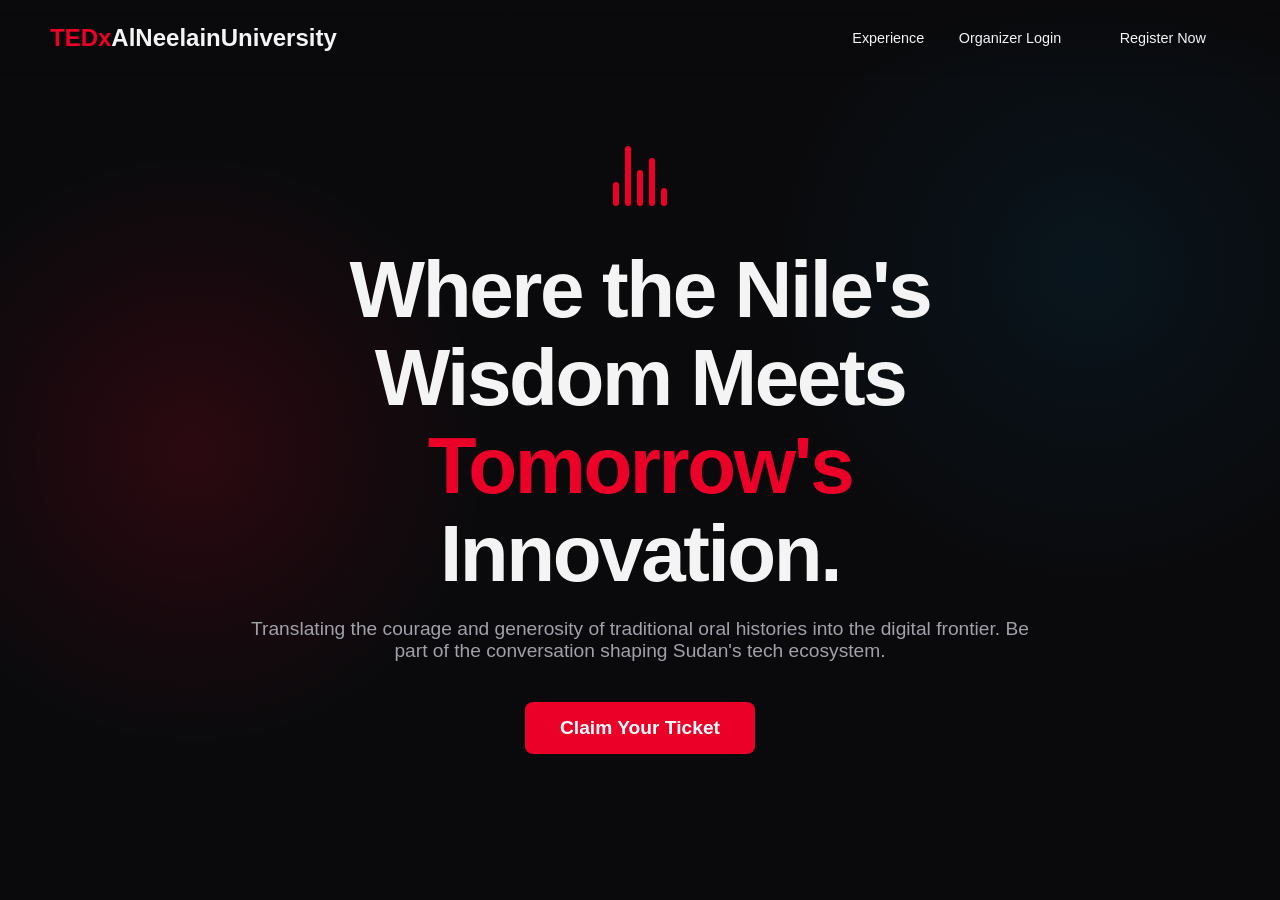
<file: index.html>
<!DOCTYPE html>
<html lang="en">
<head>
    <meta charset="UTF-8">
    <meta name="viewport" content="width=device-width, initial-scale=1.0">
    <title>TEDxAlNeelainUniversity | The Future of Heritage</title>
    <style>
        /* Core Variables & Reset */
        :root {
            --ted-red: #eb0028;
            --dark-base: #0a0a0c;
            --glass-bg: rgba(255, 255, 255, 0.03);
            --glass-border: rgba(255, 255, 255, 0.08);
            --text-main: #f4f4f5;
            --text-muted: #a1a1aa;
            --nile-blue: #0077b6;
            --desert-gold: #e9c46a;
            --success: #10b981;
        }

        * { margin: 0; padding: 0; box-sizing: border-box; font-family: 'Inter', 'Segoe UI', sans-serif; }
        
        body {
            background-color: var(--dark-base);
            color: var(--text-main);
            overflow-x: hidden;
            background-image: 
                radial-gradient(circle at 15% 50%, rgba(235, 0, 40, 0.15), transparent 25%),
                radial-gradient(circle at 85% 30%, rgba(0, 119, 182, 0.1), transparent 25%);
            background-attachment: fixed;
        }

        /* Typography & Utilities */
        h1, h2, h3 { letter-spacing: -0.03em; }
        .text-red { color: var(--ted-red); }
        .glass-panel {
            background: var(--glass-bg);
            backdrop-filter: blur(16px);
            -webkit-backdrop-filter: blur(16px);
            border: 1px solid var(--glass-border);
            border-radius: 16px;
        }
        
        /* Navigation */
        nav {
            position: fixed;
            top: 0; width: 100%;
            padding: 20px 50px;
            display: flex; justify-content: space-between; align-items: center;
            z-index: 1000;
            background: linear-gradient(to bottom, rgba(10,10,12,0.9), transparent);
        }
        .logo { font-size: 1.5rem; font-weight: 900; }
        .nav-links button {
            background: none; border: none; color: var(--text-main);
            margin-left: 30px; font-size: 0.9rem; cursor: pointer;
            transition: color 0.3s; font-weight: 500;
        }
        .nav-links button:hover { color: var(--ted-red); }
        .btn-primary {
            background: var(--ted-red); color: white;
            padding: 10px 24px; border-radius: 8px; font-weight: 600;
            border: none; cursor: pointer; transition: transform 0.2s, box-shadow 0.2s;
        }
        .btn-primary:hover {
            transform: translateY(-2px);
            box-shadow: 0 8px 20px rgba(235, 0, 40, 0.4);
        }

        /* --- PUBLIC VIEW --- */
        #public-view { transition: opacity 0.5s ease; }
        .hero {
            height: 100vh; display: flex; align-items: center; justify-content: center;
            position: relative; text-align: center;
        }
        .hero-content { z-index: 2; max-width: 800px; }
        .hero h1 { font-size: 5rem; line-height: 1.1; margin-bottom: 20px; font-weight: 900; }
        .hero p { font-size: 1.2rem; color: var(--text-muted); margin-bottom: 40px; }
        
        /* Animated Soundwave (Haqiba Rhythm) */
        .soundwave {
            display: flex; gap: 6px; justify-content: center; align-items: flex-end;
            height: 60px; margin-bottom: 40px;
        }
        .bar {
            width: 6px; background: var(--ted-red); border-radius: 3px;
            animation: pulse 1.5s infinite ease-in-out alternate;
        }
        .bar:nth-child(2) { animation-delay: 0.2s; height: 100%; }
        .bar:nth-child(3) { animation-delay: 0.4s; height: 60%; }
        .bar:nth-child(4) { animation-delay: 0.1s; height: 80%; }
        .bar:nth-child(5) { animation-delay: 0.5s; height: 40%; }
        @keyframes pulse { 0% { height: 20%; opacity: 0.5; } 100% { height: 100%; opacity: 1; } }

        /* --- ORGANIZER DASHBOARD VIEW --- */
        #admin-view {
            display: none; opacity: 0; padding: 100px 40px 40px;
            min-height: 100vh; transition: opacity 0.5s ease;
        }
        .dashboard-header {
            display: flex; justify-content: space-between; align-items: flex-end;
            margin-bottom: 40px;
        }
        .dashboard-header h2 { font-size: 2.5rem; }
        .dashboard-header p { color: var(--text-muted); }

        /* Bento Grid Layout */
        .bento-grid {
            display: grid;
            grid-template-columns: repeat(4, 1fr);
            grid-auto-rows: minmax(180px, auto);
            gap: 20px;
        }

        .bento-item { padding: 24px; display: flex; flex-direction: column; }
        
        /* Grid spans */
        .span-2 { grid-column: span 2; }
        .span-2-row { grid-row: span 2; }
        .span-3 { grid-column: span 3; }
        .span-4 { grid-column: span 4; }

        /* Dashboard Internal Typography */
        .widget-title { font-size: 0.9rem; text-transform: uppercase; letter-spacing: 1px; color: var(--text-muted); margin-bottom: 15px; font-weight: 600; }
        
        /* Specific Widgets */
        .metric-value { font-size: 3rem; font-weight: 800; margin-bottom: 5px; }
        .metric-trend { font-size: 0.9rem; color: var(--success); }

        /* Budget Progress Bars */
        .budget-row { margin-bottom: 15px; }
        .budget-labels { display: flex; justify-content: space-between; font-size: 0.85rem; margin-bottom: 6px; }
        .progress-bg { width: 100%; height: 8px; background: rgba(255,255,255,0.1); border-radius: 4px; overflow: hidden; }
        .progress-fill { height: 100%; border-radius: 4px; }
        .fill-sponsors { width: 75%; background: var(--success); }
        .fill-logistics { width: 45%; background: var(--ted-red); }
        .fill-production { width: 60%; background: var(--desert-gold); }

        /* Speaker Pipeline Kanban (Mini) */
        .speaker-list { list-style: none; display: flex; flex-direction: column; gap: 10px; }
        .speaker-item { 
            display: flex; justify-content: space-between; align-items: center;
            background: rgba(255,255,255,0.05); padding: 12px 16px; border-radius: 8px;
        }
        .status-badge { 
            font-size: 0.7rem; padding: 4px 8px; border-radius: 12px; font-weight: 700;
        }
        .status-confirmed { background: rgba(16, 185, 129, 0.2); color: var(--success); }
        .status-recon { background: rgba(235, 0, 40, 0.2); color: var(--ted-red); }

        /* Operations & Access Logs (Cyber Theme) */
        .terminal-log {
            font-family: 'Courier New', Courier, monospace; font-size: 0.8rem;
            color: var(--success); background: rgba(0,0,0,0.5); padding: 15px;
            border-radius: 8px; flex-grow: 1; overflow-y: hidden;
        }
        .terminal-log p { margin-bottom: 5px; }
        .log-warn { color: var(--desert-gold); }

    </style>
</head>
<body>

    <!-- Global Navigation -->
    <nav>
        <div class="logo"><span class="text-red">TEDx</span>AlNeelainUniversity</div>
        <div class="nav-links">
            <button onclick="showPublic()">Experience</button>
            <button onclick="showDashboard()">Organizer Login</button>
            <button class="btn-primary">Register Now</button>
        </div>
    </nav>

    <!-- PUBLIC VIEW: The Cinematic Experience -->
    <div id="public-view">
        <section class="hero">
            <div class="hero-content">
                <div class="soundwave">
                    <div class="bar" style="height: 40%"></div>
                    <div class="bar"></div>
                    <div class="bar"></div>
                    <div class="bar"></div>
                    <div class="bar" style="height: 30%"></div>
                </div>
                <h1>Where the Nile's Wisdom Meets <span class="text-red">Tomorrow's</span> Innovation.</h1>
                <p>Translating the courage and generosity of traditional oral histories into the digital frontier. Be part of the conversation shaping Sudan's tech ecosystem.</p>
                <button class="btn-primary" style="font-size: 1.2rem; padding: 15px 35px;">Claim Your Ticket</button>
            </div>
        </section>
    </div>

    <!-- ADMIN VIEW: Organizer Dashboard (Event Manager Pro) -->
    <div id="admin-view">
        <div class="dashboard-header">
            <div>
                <h2>Command Center</h2>
                <p>Welcome back, Khalid (Hyde). System is fully operational.</p>
            </div>
            <button class="btn-primary" onclick="alert('Exporting full analytics report...')">Export Event Data (.CSV)</button>
        </div>

        <div class="bento-grid">
            
            <!-- Metric: Tickets -->
            <div class="glass-panel bento-item">
                <div class="widget-title">Registration Volume</div>
                <div class="metric-value">482</div>
                <div class="metric-trend">↑ 12% vs last week (Target: 600)</div>
            </div>

            <!-- Metric: Days Left -->
            <div class="glass-panel bento-item">
                <div class="widget-title">Countdown</div>
                <div class="metric-value text-red">34</div>
                <div class="metric-trend">Days until Curtains Open</div>
            </div>

            <!-- Operations / Logistics Tracker -->
            <div class="glass-panel bento-item span-2 span-2-row">
                <div class="widget-title">Budget & Financial Operations</div>
                
                <div class="budget-row">
                    <div class="budget-labels"><span>Sponsorships Secured</span> <span>$4,500 / $6,000</span></div>
                    <div class="progress-bg"><div class="progress-fill fill-sponsors"></div></div>
                </div>
                
                <div class="budget-row" style="margin-top: 20px;">
                    <div class="budget-labels"><span>Stage & Production Costs</span> <span>$1,200 / $2,000</span></div>
                    <div class="progress-bg"><div class="progress-fill fill-production"></div></div>
                </div>

                <div class="budget-row" style="margin-top: 20px;">
                    <div class="budget-labels"><span>Venue Logistics & Marketing</span> <span>$900 / $2,000</span></div>
                    <div class="progress-bg"><div class="progress-fill fill-logistics"></div></div>
                </div>

                <div style="margin-top: auto; padding-top: 20px; border-top: 1px solid var(--glass-border);">
                    <div class="widget-title">Latest Invoice</div>
                    <p style="font-size: 0.9rem; color: #ccc;">Company Registration Fees (Khartoum Dept.) - Paid</p>
                </div>
            </div>

            <!-- Curation Pipeline -->
            <div class="glass-panel bento-item span-2 span-2-row">
                <div class="widget-title">Speaker Curation Pipeline</div>
                <ul class="speaker-list">
                    <li class="speaker-item">
                        <div>
                            <strong>Dr. Amira T.</strong>
                            <div style="font-size: 0.8rem; color: var(--text-muted);">Topic: The Digital Haqiba</div>
                        </div>
                        <span class="status-badge status-confirmed">Confirmed - Rehearsing</span>
                    </li>
                    <li class="speaker-item">
                        <div>
                            <strong>Ahmed M.</strong>
                            <div style="font-size: 0.8rem; color: var(--text-muted);">Topic: AI in Agriculture</div>
                        </div>
                        <span class="status-badge status-confirmed">Confirmed - Slide Review</span>
                    </li>
                    <li class="speaker-item">
                        <div>
                            <strong>Doaa O.</strong>
                            <div style="font-size: 0.8rem; color: var(--text-muted);">Topic: Empowering Youth Tech</div>
                        </div>
                        <span class="status-badge status-recon">Initial Recon / Outreach</span>
                    </li>
                </ul>
                <button class="btn-primary" style="margin-top: 20px; width: 100%; background: transparent; border: 1px solid var(--ted-red); color: var(--ted-red);">+ Add Speaker Nominee</button>
            </div>

            <!-- System/Security Logs -->
            <div class="glass-panel bento-item span-2">
                <div class="widget-title">SOC / Access Control Logs</div>
                <div class="terminal-log">
                    <p>> [08:14] SYS: Access granted to PR Team (Taha)</p>
                    <p class="log-warn">> [09:02] WARN: Multiple failed login attempts on Ticket Portal</p>
                    <p>> [09:05] SYS: Automated triage blocked suspicious IP</p>
                    <p>> [10:12] NET: Multi-function Print Station Driver updated successfully</p>
                    <p class="blinking-cursor">> _</p>
                </div>
            </div>

        </div>
    </div>

    <script>
        // Simple SPA State Management
        const publicView = document.getElementById('public-view');
        const adminView = document.getElementById('admin-view');

        function showDashboard() {
            publicView.style.opacity = 0;
            setTimeout(() => {
                publicView.style.display = 'none';
                adminView.style.display = 'block';
                setTimeout(() => { adminView.style.opacity = 1; }, 50);
            }, 500);
        }

        function showPublic() {
            adminView.style.opacity = 0;
            setTimeout(() => {
                adminView.style.display = 'none';
                publicView.style.display = 'block';
                setTimeout(() => { publicView.style.opacity = 1; }, 50);
            }, 500);
        }

        // Terminal blink effect
        setInterval(() => {
            const cursor = document.querySelector('.blinking-cursor');
            if(cursor) cursor.style.visibility = cursor.style.visibility === 'hidden' ? 'visible' : 'hidden';
        }, 530);
    </script>
</body>
</html>
</file>
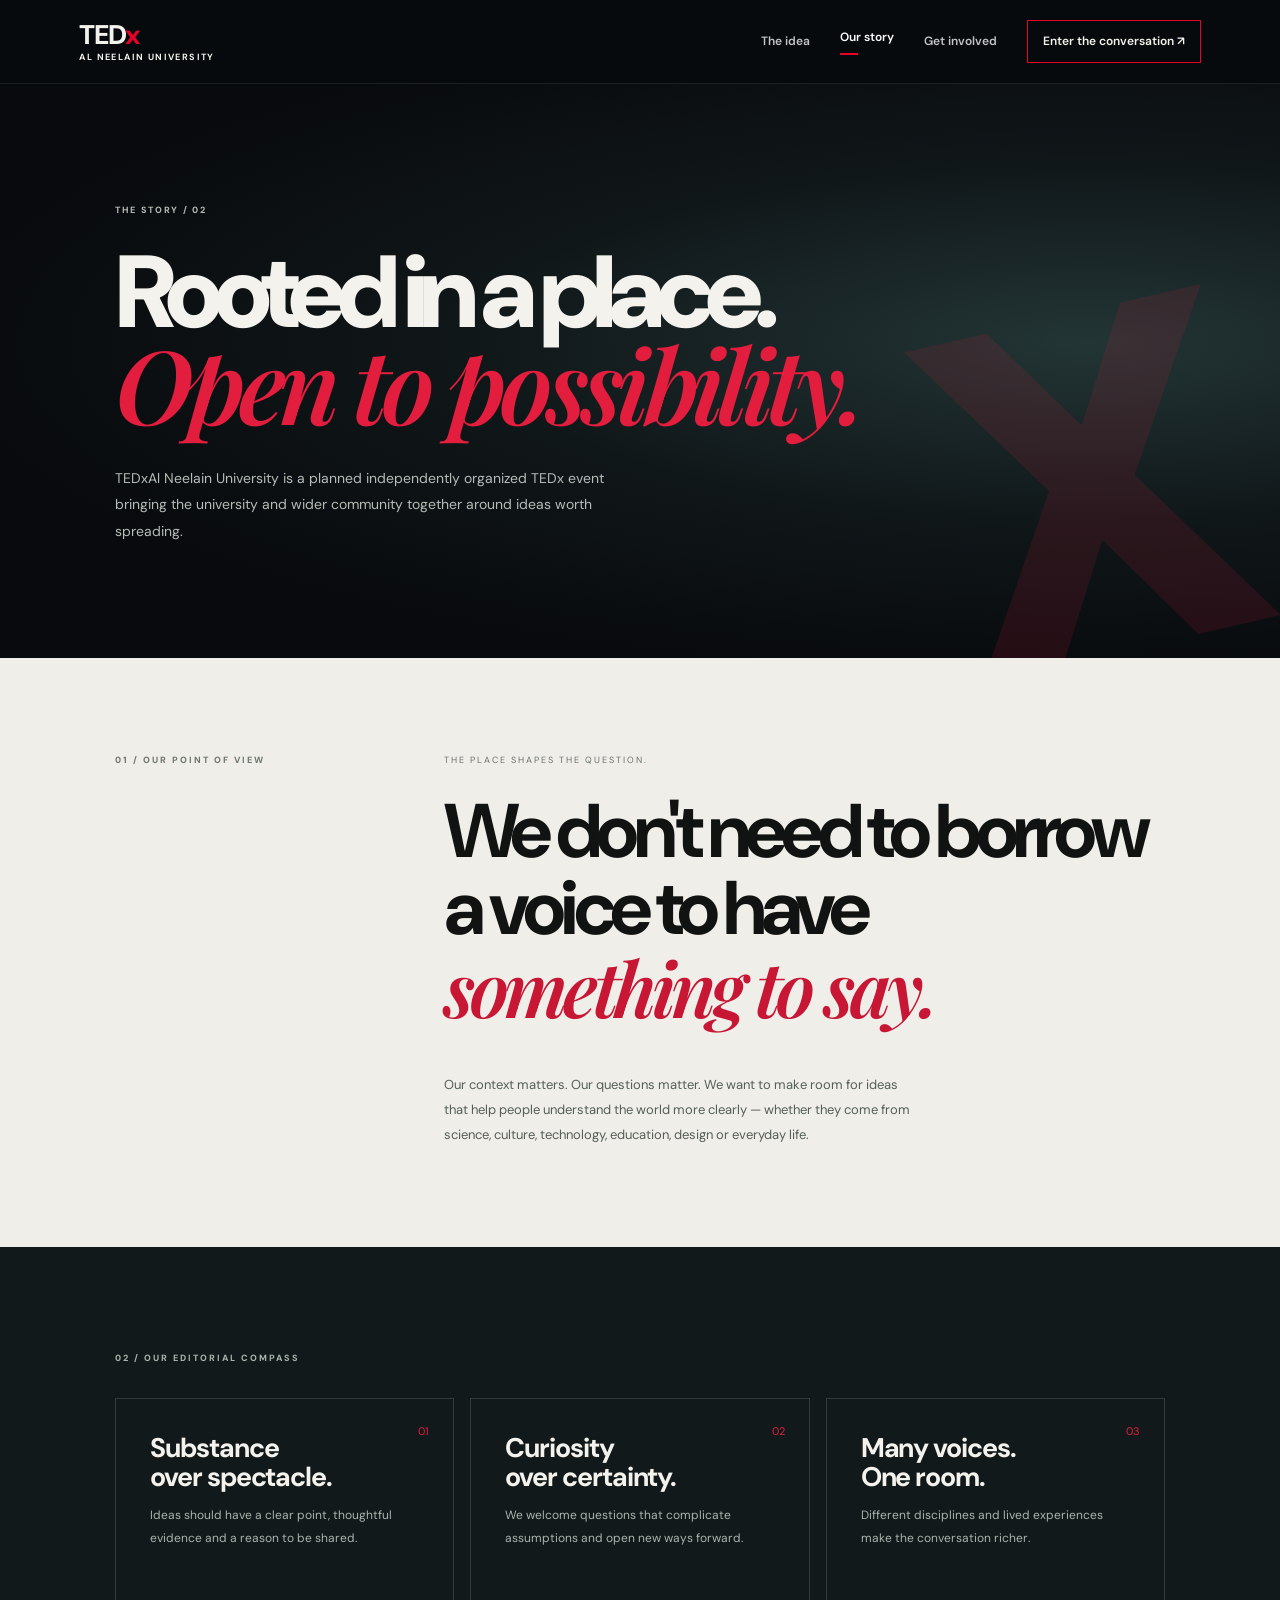
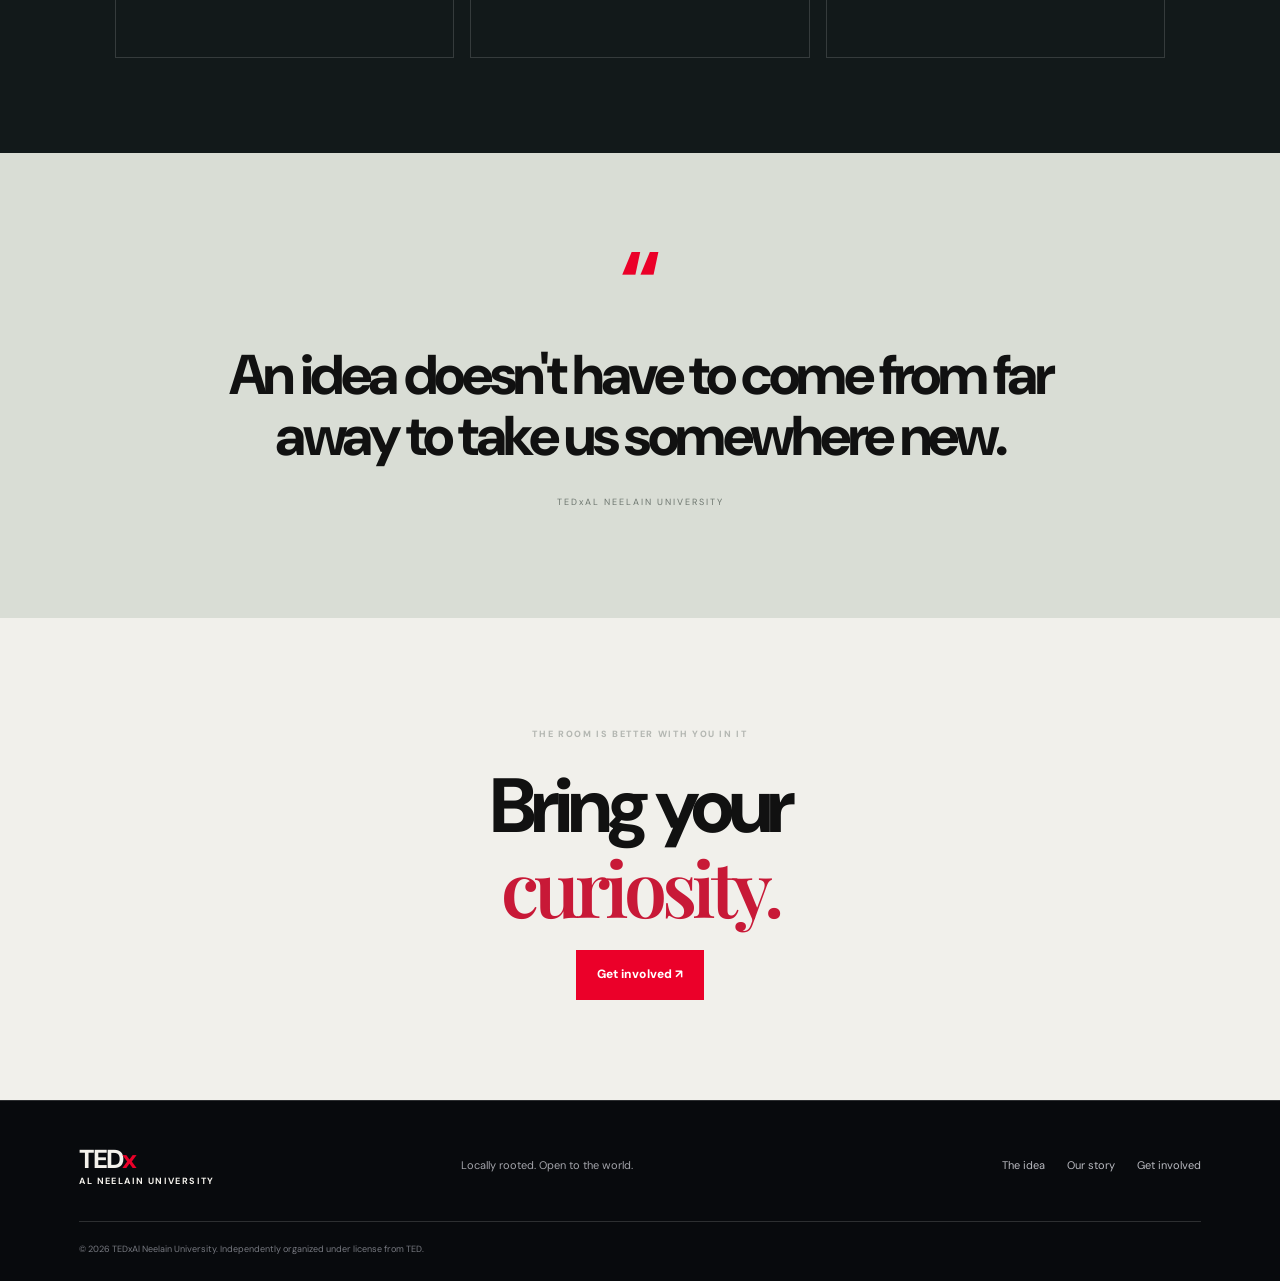
<file: about.html>
<!doctype html><html lang="en"><head><meta charset="utf-8"><meta name="viewport" content="width=device-width,initial-scale=1"><title>Our story — TEDxAl Neelain University</title><link rel="stylesheet" href="styles.css"><link rel="preconnect" href="https://fonts.googleapis.com"><link href="https://fonts.googleapis.com/css2?family=DM+Sans:wght@400;500;600;700;800;900&family=Playfair+Display:ital,wght@1,600;1,700&display=swap" rel="stylesheet"></head><body class="confluence"><header class="topbar"><a class="brand" href="index.html"><span>TED<span class="x">x</span></span><small>AL NEELAIN UNIVERSITY</small></a><button class="menu-toggle" aria-label="Toggle navigation">☰</button><nav class="nav"><a href="index.html">The idea</a><a class="active" href="about.html">Our story</a><a href="register.html">Get involved</a><a class="nav-cta" href="register.html">Enter the conversation ↗</a></nav></header><main><section class="inner-hero"><p class="eyebrow red-text">THE STORY / 02</p><h1>Rooted in a place.<br><em>Open to possibility.</em></h1><p>TEDxAl Neelain University is a planned independently organized TEDx event bringing the university and wider community together around ideas worth spreading.</p><div class="inner-orbit">X</div></section><section class="manifesto about-manifesto"><div class="manifesto-index">01 / OUR POINT OF VIEW</div><div class="manifesto-body"><p class="manifesto-small">THE PLACE SHAPES THE QUESTION.</p><h2>We don't need to borrow a voice to have <em>something to say.</em></h2><div class="manifesto-lower"><p>Our context matters. Our questions matter. We want to make room for ideas that help people understand the world more clearly — whether they come from science, culture, technology, education, design or everyday life.</p></div></div></section><section class="principle-section"><p class="section-kicker">02 / OUR EDITORIAL COMPASS</p><div class="principle-grid"><article><span>01</span><h3>Substance<br>over spectacle.</h3><p>Ideas should have a clear point, thoughtful evidence and a reason to be shared.</p></article><article><span>02</span><h3>Curiosity<br>over certainty.</h3><p>We welcome questions that complicate assumptions and open new ways forward.</p></article><article><span>03</span><h3>Many voices.<br>One room.</h3><p>Different disciplines and lived experiences make the conversation richer.</p></article></div></section><section class="about-note"><div class="quote-mark">“</div><blockquote>An idea doesn't have to come from far away to take us somewhere new.</blockquote><p>TEDxAL NEELAIN UNIVERSITY</p></section><section class="closing confluence-close"><p class="eyebrow red-text">THE ROOM IS BETTER WITH YOU IN IT</p><h2>Bring your<br><em>curiosity.</em></h2><a class="btn btn-red" href="register.html">Get involved ↗</a></section></main><footer class="footer"><a class="brand" href="index.html"><span>TED<span class="x">x</span></span><small>AL NEELAIN UNIVERSITY</small></a><p>Locally rooted. Open to the world.</p><div class="footer-links"><a href="index.html">The idea</a><a href="about.html">Our story</a><a href="register.html">Get involved</a></div><small class="copyright">© 2026 TEDxAl Neelain University. Independently organized under license from TED.</small></footer><script src="script.js"></script></body></html>
</file>
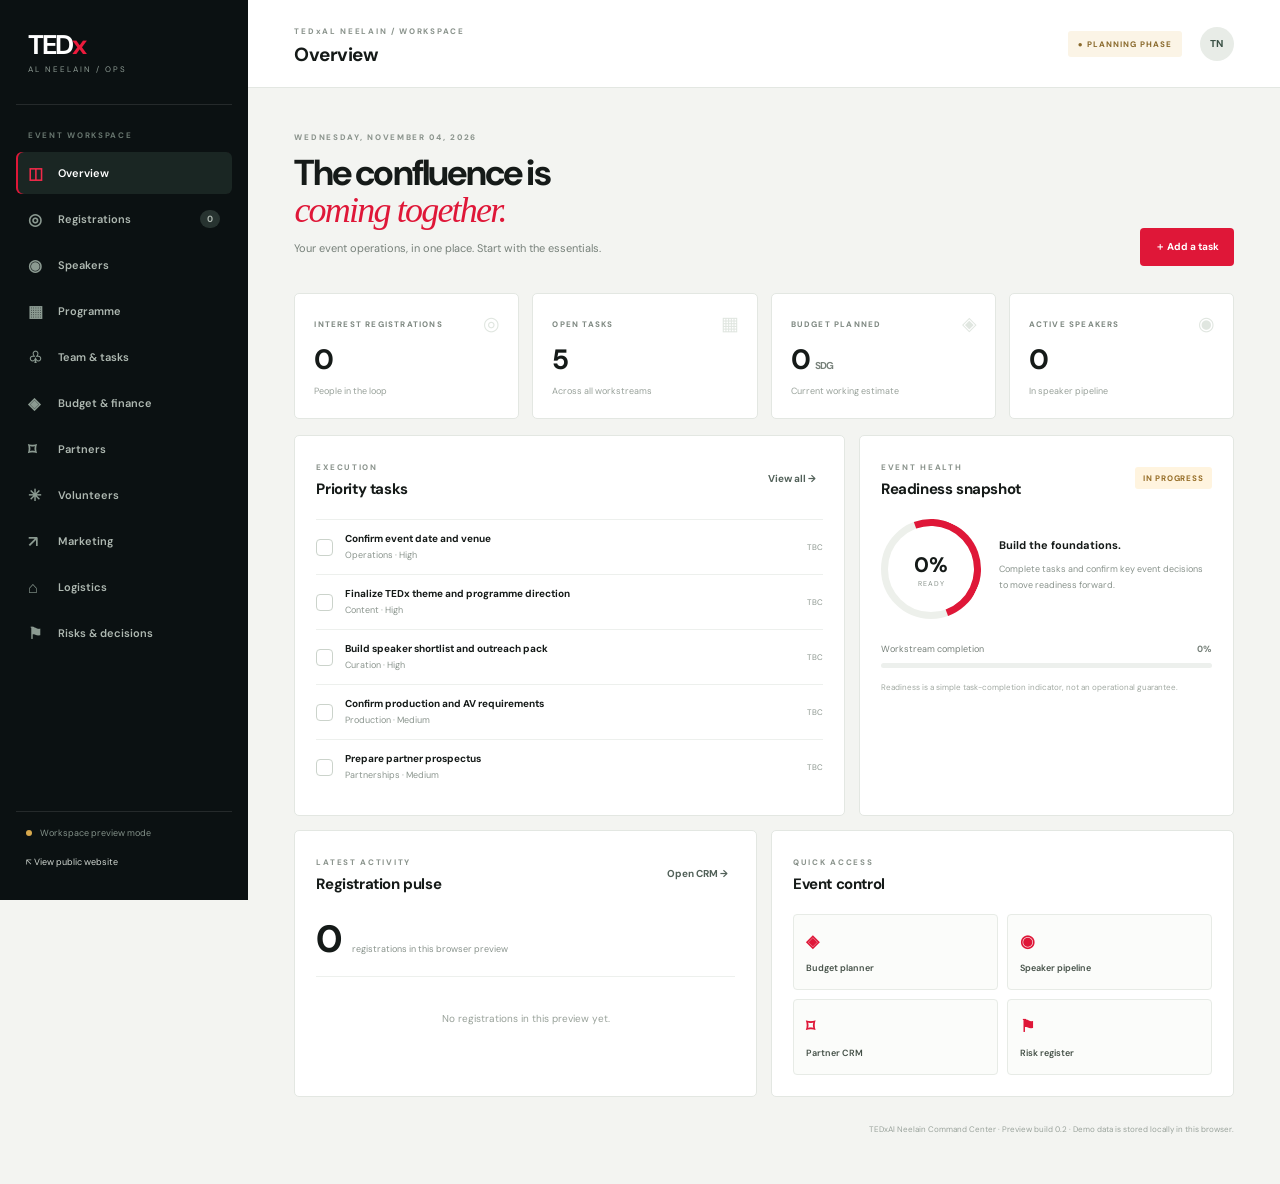
<file: admin.html>
<!doctype html><html lang="en"><head><meta charset="utf-8"><meta name="viewport" content="width=device-width,initial-scale=1"><title>Command Center — TEDxAl Neelain University</title><link rel="stylesheet" href="admin.css"><link rel="preconnect" href="https://fonts.googleapis.com"><link href="https://fonts.googleapis.com/css2?family=DM+Sans:wght@400;500;600;700;800&display=swap" rel="stylesheet"></head><body><div class="app-shell"><aside class="sidebar"><a class="side-brand" href="index.html"><strong>TED<span>x</span></strong><small>AL NEELAIN / OPS</small></a><div class="workspace-label">EVENT WORKSPACE</div><nav id="sideNav"><button class="side-link active" data-view="overview"><i>◫</i> Overview</button><button class="side-link" data-view="attendees"><i>◎</i> Registrations <b id="navAttendeeCount">0</b></button><button class="side-link" data-view="speakers"><i>◉</i> Speakers</button><button class="side-link" data-view="programme"><i>▦</i> Programme</button><button class="side-link" data-view="team"><i>♧</i> Team & tasks</button><button class="side-link" data-view="finance"><i>◈</i> Budget & finance</button><button class="side-link" data-view="partners"><i>⌑</i> Partners</button><button class="side-link" data-view="volunteers"><i>✳</i> Volunteers</button><button class="side-link" data-view="marketing"><i>↗</i> Marketing</button><button class="side-link" data-view="logistics"><i>⌂</i> Logistics</button><button class="side-link" data-view="risks"><i>⚑</i> Risks & decisions</button></nav><div class="sidebar-bottom"><span class="status-dot"></span> Workspace preview mode<a href="index.html">↖ View public website</a></div></aside><main class="main-area"><header class="top-header"><div><span class="crumb">TEDxAL NEELAIN / WORKSPACE</span><h1 id="pageTitle">Overview</h1></div><div class="header-right"><span class="event-status">● PLANNING PHASE</span><div class="avatar">TN</div></div></header><div class="content-area"><section class="view active" id="view-overview"><div class="welcome-row"><div><p class="eyebrow">WEDNESDAY, NOVEMBER 04, 2026</p><h2>The confluence is<br><em>coming together.</em></h2><p>Your event operations, in one place. Start with the essentials.</p></div><button class="primary-btn" data-action="add-task">＋ Add a task</button></div><div class="stat-grid"><article class="stat-card"><span>INTEREST REGISTRATIONS</span><strong id="statAttendees">0</strong><small>People in the loop</small><i>◎</i></article><article class="stat-card"><span>OPEN TASKS</span><strong id="statTasks">0</strong><small>Across all workstreams</small><i>▦</i></article><article class="stat-card"><span>BUDGET PLANNED</span><strong id="statBudget">0 <small>SDG</small></strong><small>Current working estimate</small><i>◈</i></article><article class="stat-card"><span>ACTIVE SPEAKERS</span><strong id="statSpeakers">0</strong><small>In speaker pipeline</small><i>◉</i></article></div><div class="dashboard-grid"><article class="panel timeline-panel"><div class="panel-head"><div><span class="eyebrow">EXECUTION</span><h3>Priority tasks</h3></div><button class="subtle-btn" data-view="team">View all →</button></div><div id="priorityTasks" class="task-list"></div></article><article class="panel readiness-panel"><div class="panel-head"><div><span class="eyebrow">EVENT HEALTH</span><h3>Readiness snapshot</h3></div><span class="badge amber">IN PROGRESS</span></div><div class="readiness"><div class="readiness-ring"><strong id="readinessPercent">0%</strong><small>READY</small></div><div class="readiness-copy"><b>Build the foundations.</b><p>Complete tasks and confirm key event decisions to move readiness forward.</p></div></div><div class="progress-row"><span>Workstream completion</span><b id="taskProgressLabel">0%</b></div><div class="progress-track"><i id="taskProgressBar"></i></div><div class="readiness-note">Readiness is a simple task-completion indicator, not an operational guarantee.</div></article></div><div class="dashboard-grid lower-grid"><article class="panel"><div class="panel-head"><div><span class="eyebrow">LATEST ACTIVITY</span><h3>Registration pulse</h3></div><button class="subtle-btn" data-view="attendees">Open CRM →</button></div><div class="pulse-number"><strong id="pulseCount">0</strong><span>registrations in this browser preview</span></div><div id="recentAttendees" class="recent-list"><p class="empty-state">No registrations in this preview yet.</p></div></article><article class="panel"><div class="panel-head"><div><span class="eyebrow">QUICK ACCESS</span><h3>Event control</h3></div></div><div class="quick-grid"><button data-view="finance"><b>◈</b>Budget planner</button><button data-view="speakers"><b>◉</b>Speaker pipeline</button><button data-view="partners"><b>⌑</b>Partner CRM</button><button data-view="risks"><b>⚑</b>Risk register</button></div></article></div></section>
<section class="view" id="view-attendees"><div class="view-toolbar"><div><p class="eyebrow">PEOPLE & COMMUNITY</p><h2>Registration CRM</h2><p>Interest submissions captured by the public registration form.</p></div><div class="toolbar-actions"><input id="attendeeSearch" class="search-input" placeholder="Search name or email…"><button class="primary-btn" id="exportAttendees">↓ Export CSV</button></div></div><div class="panel table-panel"><div class="table-meta"><b id="attendeeTotal">0 people</b><span>Browser preview records · production requires secure API</span></div><div class="table-scroll"><table><thead><tr><th>PERSON</th><th>CONTACT</th><th>AFFILIATION</th><th>INTEREST</th><th>REGISTERED</th></tr></thead><tbody id="attendeeRows"><tr><td colspan="5" class="empty-state">No registrations yet.</td></tr></tbody></table></div></div></section>
<section class="view" id="view-speakers"><div class="view-toolbar"><div><p class="eyebrow">CONTENT & IDEAS</p><h2>Speaker pipeline</h2><p>Track potential speakers from first lead to confirmed talk.</p></div><button class="primary-btn" data-action="add-speaker">＋ Add speaker</button></div><div class="pipeline-grid" id="speakerCards"></div></section>
<section class="view" id="view-programme"><div class="view-toolbar"><div><p class="eyebrow">SHOW FLOW</p><h2>Programme builder</h2><p>Shape the running order and keep stage transitions visible.</p></div><button class="primary-btn" data-action="add-programme">＋ Add segment</button></div><div class="panel table-panel"><div class="panel-head"><h3>Running order</h3><span class="badge neutral">DRAFT</span></div><div id="programmeList" class="programme-list"></div></div></section>
<section class="view" id="view-team"><div class="view-toolbar"><div><p class="eyebrow">DELIVERY MANAGEMENT</p><h2>Team & tasks</h2><p>Assign ownership, set deadlines and keep work moving.</p></div><button class="primary-btn" data-action="add-task">＋ Add task</button></div><div class="filter-row"><button class="filter-chip active" data-filter="all">All tasks</button><button class="filter-chip" data-filter="open">Open</button><button class="filter-chip" data-filter="done">Completed</button></div><div class="panel table-panel"><div id="allTasks" class="task-list full-task-list"></div></div></section>
<section class="view" id="view-finance"><div class="view-toolbar"><div><p class="eyebrow">MONEY & RESOURCES</p><h2>Budget & finance</h2><p>Track estimates, actual spend and the funding gap.</p></div><button class="primary-btn" data-action="add-budget">＋ Add budget line</button></div><div class="finance-summary"><article class="stat-card"><span>ESTIMATED BUDGET</span><strong id="budgetEstimate">0 SDG</strong></article><article class="stat-card"><span>ACTUAL SPEND</span><strong id="budgetActual">0 SDG</strong></article><article class="stat-card"><span>REMAINING</span><strong id="budgetRemaining">0 SDG</strong></article></div><div class="panel table-panel"><div id="budgetRows" class="budget-list"></div></div></section>
<section class="view" id="view-partners"><div class="view-toolbar"><div><p class="eyebrow">SPONSORSHIP & SUPPORT</p><h2>Partner pipeline</h2><p>Keep outreach, follow-ups and commitments in one place.</p></div><button class="primary-btn" data-action="add-partner">＋ Add partner</button></div><div class="pipeline-grid" id="partnerCards"></div></section>
<section class="view" id="view-volunteers"><div class="view-toolbar"><div><p class="eyebrow">PEOPLE POWER</p><h2>Volunteer desk</h2><p>Track roles and volunteer readiness. Connect registrations marked volunteer during intake.</p></div><button class="primary-btn" data-action="add-volunteer">＋ Add volunteer</button></div><div class="panel table-panel"><div id="volunteerRows" class="task-list"></div></div></section>
<section class="view" id="view-marketing"><div class="view-toolbar"><div><p class="eyebrow">COMMS & DISTRIBUTION</p><h2>Marketing calendar</h2><p>Plan the message, asset, channel and publishing date.</p></div><button class="primary-btn" data-action="add-campaign">＋ Add campaign</button></div><div class="panel table-panel"><div id="campaignRows" class="task-list"></div></div></section>
<section class="view" id="view-logistics"><div class="view-toolbar"><div><p class="eyebrow">VENUE & EVENT DELIVERY</p><h2>Logistics desk</h2><p>Keep venue, AV, guest flow and event-day details visible.</p></div><button class="primary-btn" data-action="add-logistics">＋ Add item</button></div><div class="panel table-panel"><div id="logisticsRows" class="task-list"></div></div></section>
<section class="view" id="view-risks"><div class="view-toolbar"><div><p class="eyebrow">GOVERNANCE</p><h2>Risks & decisions</h2><p>Surface blockers early and document the reasoning behind key calls.</p></div><button class="primary-btn" data-action="add-risk">＋ Log risk</button></div><div class="panel table-panel"><div id="riskRows" class="task-list"></div></div></section>
<div class="footer-note">TEDxAl Neelain Command Center · Preview build 0.2 · Demo data is stored locally in this browser.</div></div></main></div><dialog id="itemDialog"><form method="dialog" id="itemForm"><div class="dialog-head"><div><span class="eyebrow">WORKSPACE ENTRY</span><h3 id="dialogTitle">Add item</h3></div><button class="close-dialog" value="cancel" aria-label="Close">×</button></div><div id="dialogFields" class="dialog-fields"></div><div class="dialog-actions"><button class="secondary-btn" value="cancel">Cancel</button><button class="primary-btn" id="saveItem" value="default">Save entry</button></div></form></dialog><script src="admin.js"></script></body></html>
</file>
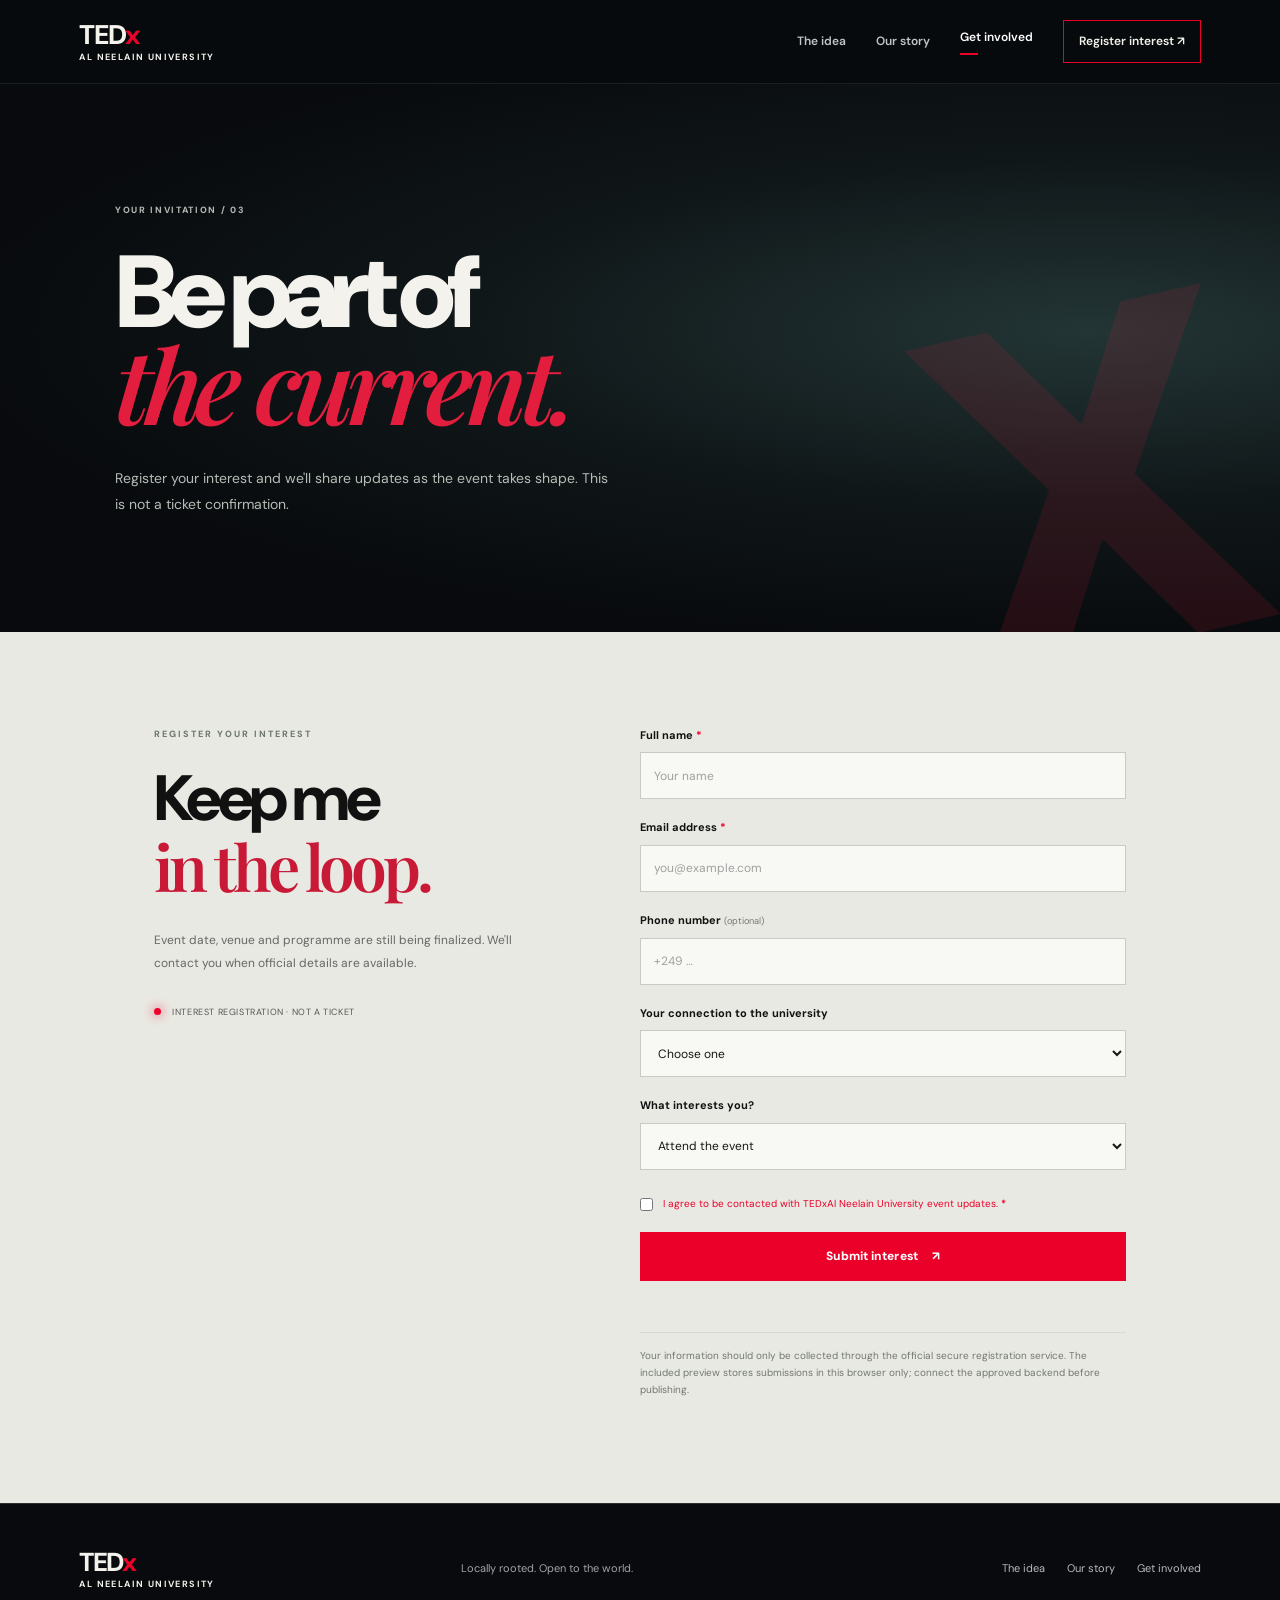
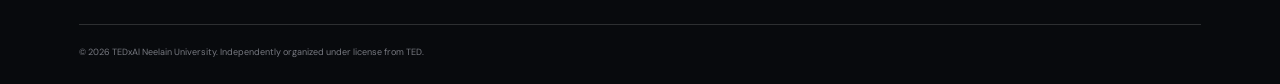
<file: register.html>
<!doctype html><html lang="en"><head><meta charset="utf-8"><meta name="viewport" content="width=device-width,initial-scale=1"><title>Get involved — TEDxAl Neelain University</title><link rel="stylesheet" href="styles.css"><link rel="preconnect" href="https://fonts.googleapis.com"><link href="https://fonts.googleapis.com/css2?family=DM+Sans:wght@400;500;600;700;800;900&family=Playfair+Display:ital,wght@1,600;1,700&display=swap" rel="stylesheet"></head><body class="confluence"><header class="topbar"><a class="brand" href="index.html"><span>TED<span class="x">x</span></span><small>AL NEELAIN UNIVERSITY</small></a><button class="menu-toggle" aria-label="Toggle navigation">☰</button><nav class="nav"><a href="index.html">The idea</a><a href="about.html">Our story</a><a class="active" href="register.html">Get involved</a><a class="nav-cta" href="#interest-form">Register interest ↗</a></nav></header><main><section class="inner-hero register-inner"><p class="eyebrow red-text">YOUR INVITATION / 03</p><h1>Be part of<br><em>the current.</em></h1><p>Register your interest and we'll share updates as the event takes shape. This is not a ticket confirmation.</p><div class="inner-orbit">X</div></section><section class="form-section" id="interest-form"><div class="form-intro"><div class="section-kicker">REGISTER YOUR INTEREST</div><h2>Keep me<br><em>in the loop.</em></h2><p>Event date, venue and programme are still being finalized. We'll contact you when official details are available.</p><div class="form-mini-note"><span class="live-dot"></span> INTEREST REGISTRATION · NOT A TICKET</div></div><form class="registration-form" id="interestForm"><label for="fullName">Full name <span>*</span></label><input id="fullName" name="full_name" autocomplete="name" required minlength="2" placeholder="Your name"><label for="email">Email address <span>*</span></label><input id="email" name="email" type="email" autocomplete="email" required placeholder="you@example.com"><label for="phone">Phone number <small>(optional)</small></label><input id="phone" name="phone" type="tel" autocomplete="tel" placeholder="+249 …"><label for="affiliation">Your connection to the university</label><select id="affiliation" name="affiliation"><option value="other">Choose one</option><option value="student">Student</option><option value="staff">Staff or faculty</option><option value="alumni">Alumni</option><option value="community">Community member</option><option value="other">Other</option></select><label for="interest">What interests you?</label><select id="interest" name="interest"><option value="attend">Attend the event</option><option value="volunteer">Volunteer</option><option value="speaker">Explore speaking</option><option value="partner">Partner or support</option><option value="curious">Just curious</option></select><label class="consent"><input type="checkbox" id="consent" name="consent_to_updates" required><span>I agree to be contacted with TEDxAl Neelain University event updates. <b>*</b></span></label><button class="btn btn-red form-submit" type="submit">Submit interest <span>↗</span></button><p class="form-status" id="formStatus" role="status" aria-live="polite"></p><p class="form-footnote">Your information should only be collected through the official secure registration service. The included preview stores submissions in this browser only; connect the approved backend before publishing.</p></form></section></main><footer class="footer"><a class="brand" href="index.html"><span>TED<span class="x">x</span></span><small>AL NEELAIN UNIVERSITY</small></a><p>Locally rooted. Open to the world.</p><div class="footer-links"><a href="index.html">The idea</a><a href="about.html">Our story</a><a href="register.html">Get involved</a></div><small class="copyright">© 2026 TEDxAl Neelain University. Independently organized under license from TED.</small></footer><script src="script.js"></script></body></html>
</file>
<file: styles.css>
:root{--red:#eb0029;--red2:#ff2346;--black:#08090b;--panel:#111317;--white:#f4f3f0;--muted:#a6a7ad;--line:rgba(255,255,255,.15);--font:'DM Sans',Arial,sans-serif}*{box-sizing:border-box}html{scroll-behavior:smooth}body{margin:0;background:var(--black);color:var(--white);font-family:var(--font);line-height:1.6}a{color:inherit;text-decoration:none}button,input,select{font:inherit}.topbar{height:84px;display:flex;align-items:center;justify-content:space-between;padding:0 6.2%;background:#08090bf5;border-bottom:1px solid rgba(255,255,255,.08);position:relative;z-index:5}.brand{display:flex;flex-direction:column;line-height:1}.brand>span{font-size:27px;font-weight:800;letter-spacing:-1.7px}.brand .x{color:var(--red)}.brand small{font-size:9px;letter-spacing:1.4px;margin-top:5px;font-weight:700}.nav{display:flex;align-items:center;gap:34px;font-size:12px;font-weight:600}.nav>a:not(.nav-cta){color:#c3c4c8;transition:color .2s}.nav>a:hover,.nav>a.active{color:white}.nav>a.active:after{content:'';display:block;width:18px;height:2px;background:var(--red);margin-top:5px}.nav-cta{border:1px solid var(--red);padding:11px 15px}.nav-cta span,.btn span{margin-left:14px}.menu-toggle{display:none;background:none;color:white;border:0;font-size:25px}.hero{min-height:680px;position:relative;overflow:hidden;display:flex;align-items:center;padding:90px 9% 110px;background:#10141b}.home-hero{background-image:linear-gradient(90deg,rgba(5,7,11,.96) 0%,rgba(5,7,11,.76) 44%,rgba(5,7,11,.12) 100%),linear-gradient(0deg,rgba(5,7,11,.8),transparent 55%),url('https://images.unsplash.com/photo-1518005020951-eccb494ad742?auto=format&fit=crop&w=2000&q=85');background-size:cover;background-position:center}.hero-content{max-width:650px;position:relative;z-index:2}.eyebrow,.section-kicker{font-size:10px;letter-spacing:2.2px;font-weight:800}.eyebrow{color:#d5d5d7}.live-dot{display:inline-block;width:7px;height:7px;border-radius:50%;background:var(--red);margin-right:9px;box-shadow:0 0 12px #ed0029}.hero h1,.page-hero h1,.register-hero h1{font-size:clamp(56px,8.3vw,112px);letter-spacing:-.075em;line-height:.94;font-weight:800;margin:30px 0}.hero h1 span,.page-hero h1 em,.register-hero h1 em,.intro h2 em,.feature-copy h2 em,.closing h2 em,.form-intro h2 em{color:var(--red);font-style:normal}.hero-sub{font-size:16px;max-width:450px;color:#d2d2d6;line-height:1.8}.hero-actions{display:flex;align-items:center;gap:28px;margin-top:30px}.btn{display:inline-flex;align-items:center;justify-content:center;padding:15px 21px;font-size:12px;font-weight:800;letter-spacing:.1px;transition:transform .2s,background .2s}.btn:hover{transform:translateY(-2px)}.btn-red{background:var(--red);color:white}.btn-red:hover{background:var(--red2)}.text-link,.under-link{font-size:12px;font-weight:700}.text-link span,.under-link span{color:var(--red);margin-left:10px}.hero-meta{display:flex;gap:18px;align-items:center;margin-top:70px;font-size:10px;color:#d0d0d3}.meta-divider{height:18px;width:1px;background:#888}.hero-x{position:absolute;right:8%;bottom:2%;font-size:clamp(260px,40vw,570px);font-weight:800;line-height:.8;color:var(--red);opacity:.92;letter-spacing:-.12em;text-shadow:0 0 70px #ff002955;transform:rotate(-4deg)}.scroll-cue{position:absolute;bottom:25px;left:9%;font-size:9px;letter-spacing:2px;color:#aaa;display:flex;gap:12px;align-items:center}.scroll-cue span{width:25px;height:1px;background:var(--red)}.section-pad{padding:100px 9%}.section-kicker{color:#8e9098}.intro-grid{display:grid;grid-template-columns:1fr 1fr;gap:8%;margin-top:35px}.intro h2,.feature-copy h2,.closing h2,.form-intro h2,.principles-head h2{font-size:clamp(38px,5vw,66px);letter-spacing:-.06em;line-height:1.04;margin:0;font-weight:800}.intro-grid>div{max-width:500px}.lead{font-size:20px;font-weight:700;margin:0 0 12px}.intro-grid>div>p:not(.lead),.feature-copy>p,.form-intro>p{color:#aeb0b7;font-size:14px;line-height:1.9}.under-link{display:inline-block;margin-top:16px;border-bottom:1px solid #444;padding-bottom:8px}.feature-band{display:grid;grid-template-columns:1fr 1fr;min-height:580px;background:#121418}.feature-image{min-height:500px;background:linear-gradient(0deg,#08090b33,#08090b33),url('https://images.unsplash.com/photo-1475721027785-f74eccf877e2?auto=format&fit=crop&w=1200&q=85') center/cover}.feature-copy{padding:80px 12% 75px 10%;align-self:center}.feature-copy h2{font-size:clamp(36px,4.5vw,58px);margin:26px 0}.feature-list{margin:25px 0 30px;border-top:1px solid var(--line)}.feature-list div{display:flex;gap:20px;padding:13px 0;border-bottom:1px solid var(--line);font-size:12px}.feature-list b{color:var(--red)}.btn-outline{border:1px solid #666}.closing{position:relative;overflow:hidden;text-align:center;background:#f1f0ed;color:#111;padding-top:100px;padding-bottom:100px}.red-text{color:var(--red)}.closing h2{font-size:clamp(42px,6vw,78px);margin:25px 0 18px}.closing>p:not(.eyebrow){color:#555;font-size:14px;margin-bottom:28px}.giant-x{position:absolute;font-size:280px;line-height:1;font-weight:800;right:-25px;bottom:-105px;color:var(--red);opacity:.08;pointer-events:none}.footer{padding:45px 6.2% 25px;display:grid;grid-template-columns:1fr 1fr 1fr;gap:25px;align-items:center;border-top:1px solid var(--line)}.footer>p{font-size:11px;color:#a3a4aa}.footer-links{display:flex;justify-content:flex-end;gap:22px;font-size:11px;color:#b9bac0}.copyright{grid-column:1/-1;border-top:1px solid var(--line);padding-top:20px;margin-top:10px;color:#777980;font-size:9px}.page-hero{min-height:500px;position:relative;display:flex;align-items:center;padding:90px 9%;overflow:hidden;background-size:cover;background-position:center}.about-hero{background-image:linear-gradient(90deg,#08090bf2,#08090b99 55%,#08090b77),url('https://images.unsplash.com/photo-1519682337058-a94d519337bc?auto=format&fit=crop&w=1800&q=85')}.page-hero-inner{position:relative;z-index:1;max-width:650px}.page-hero h1{font-size:clamp(55px,8vw,100px);margin:24px 0}.page-hero .hero-sub{max-width:510px}.page-hero-number{position:absolute;right:8%;bottom:45px;font-size:44px;font-weight:800;color:var(--red)}.page-hero-number span{font-size:14px;color:#aaa}.about-intro{background:#f2f1ee;color:#111}.about-intro .section-kicker{color:#555}.about-intro .intro-grid>div>p:not(.lead){color:#555}.principles{padding:90px 9%;background:#111317}.principles-head{padding:0 0 40px}.principle-grid{display:grid;grid-template-columns:repeat(3,1fr);gap:16px}.principle-grid article{position:relative;border:1px solid var(--line);padding:28px;min-height:270px}.principle-grid article>span{position:absolute;right:24px;top:24px;font-size:11px;color:var(--red)}.principle-symbol{font-size:32px;color:var(--red);margin:16px 0 22px}.principle-grid h3{font-size:22px;margin:0 0 8px}.principle-grid p{font-size:12px;line-height:1.8;color:#a9abb1}.about-quote{position:relative;overflow:hidden;background:#eee;color:#111;text-align:center;padding:100px 20%;}.quote-mark{font-size:90px;line-height:.7;color:var(--red);font-weight:800}.about-quote blockquote{font-size:clamp(27px,4vw,48px);font-weight:800;line-height:1.2;letter-spacing:-.05em;margin:25px auto;max-width:800px}.about-quote>p{font-size:10px;letter-spacing:2px;text-transform:uppercase}.quote-x{position:absolute;right:-20px;bottom:-100px;color:var(--red);opacity:.1;font-size:280px;font-weight:800}.register-hero{display:grid;grid-template-columns:1fr .85fr;min-height:570px;background:#101216}.register-hero-copy{padding:85px 10% 70px 18%;align-self:center}.register-hero h1{font-size:clamp(48px,6vw,78px);margin:25px 0}.register-hero-copy>p:not(.eyebrow){font-size:13px;line-height:1.9;color:#b5b6bc;max-width:450px}.register-notes{margin-top:34px}.register-notes>div{display:flex;gap:15px;padding:14px 0;border-top:1px solid var(--line)}.note-icon{color:var(--red);font-size:22px}.register-notes b,.register-notes small{display:block}.register-notes b{font-size:12px}.register-notes small{font-size:10px;color:#9c9ea5;margin-top:3px}.register-art{position:relative;overflow:hidden;background:radial-gradient(ellipse at 70% 45%,#59000f 0%,#1b050a 35%,#08090b 72%);display:flex;align-items:center;justify-content:center;min-height:500px}.register-art:before,.register-art:after{content:'';position:absolute;background:#f0002b;opacity:.7;filter:blur(30px);height:2px;width:120%;transform:rotate(-15deg)}.register-art:after{transform:rotate(70deg);width:80%;opacity:.25}.art-glow{position:absolute;width:260px;height:260px;border-radius:50%;background:#f0002b22;filter:blur(55px)}.art-x{font-size:clamp(250px,36vw,470px);line-height:.8;font-weight:800;color:var(--red);letter-spacing:-.13em;text-shadow:0 0 50px #ff002944;z-index:1}.art-caption{position:absolute;bottom:35px;right:35px;font-size:9px;letter-spacing:2px;color:#aaa}.form-section{background:#f1f0ed;color:#111;padding:100px 12%;display:grid;grid-template-columns:.8fr 1fr;gap:10%}.form-intro h2{font-size:clamp(35px,4vw,55px);margin:25px 0}.form-intro>p{color:#666;font-size:12px}.form-mini-note{font-size:9px;letter-spacing:.6px;margin-top:30px;color:#555}.registration-form{display:flex;flex-direction:column}.registration-form label{font-size:11px;font-weight:700;margin:0 0 8px}.registration-form label>span,.registration-form label>b{color:var(--red)}.registration-form input:not([type=checkbox]),.registration-form select{width:100%;height:47px;border:1px solid #d4d4d4;background:#fff;padding:0 13px;margin-bottom:20px;color:#171717;border-radius:0;outline-color:var(--red);font-size:12px}.registration-form input::placeholder{color:#a0a0a0}.registration-form label small{font-weight:400;color:#777}.registration-form .consent{display:flex;align-items:flex-start;gap:10px;font-weight:400;font-size:10px;line-height:1.7;margin:5px 0 20px}.consent input{accent-color:var(--red);margin:3px 0 0}.form-submit{width:100%;border:0;cursor:pointer}.form-status{font-size:12px;color:#167343;min-height:15px}.form-footnote{font-size:10px;line-height:1.7;color:#777;border-top:1px solid #d8d8d8;padding-top:14px;margin-top:12px}
@media(max-width:760px){.topbar{height:72px;padding:0 6%}.menu-toggle{display:block}.nav{display:none;position:absolute;top:72px;left:0;right:0;padding:22px 6%;background:#08090b;flex-direction:column;align-items:flex-start;gap:22px;border-bottom:1px solid var(--line)}.nav.open{display:flex}.nav>a.active:after{display:none}.hero{min-height:690px;padding:75px 7% 95px}.home-hero{background-position:58% center}.hero h1{font-size:clamp(54px,15vw,90px)}.hero-sub{font-size:14px;max-width:350px}.hero-actions{align-items:flex-start;flex-direction:column;gap:18px}.hero-meta{align-items:flex-start;flex-direction:column;gap:9px;margin-top:40px}.meta-divider{display:none}.hero-x{font-size:300px;right:-18px;bottom:1%;opacity:.48}.scroll-cue{left:7%}.section-pad{padding:70px 7%}.intro-grid{grid-template-columns:1fr;gap:30px}.intro h2,.feature-copy h2,.closing h2{font-size:48px}.feature-band{grid-template-columns:1fr}.feature-image{min-height:300px}.feature-copy{padding:55px 7%}.footer{grid-template-columns:1fr 1fr;padding:35px 7% 22px}.footer>p{grid-column:1/-1;grid-row:2;margin:0}.footer-links{grid-column:1/-1;justify-content:flex-start;grid-row:3}.copyright{grid-row:4}.page-hero{min-height:480px;padding:75px 7%}.page-hero h1{font-size:clamp(55px,14vw,85px)}.page-hero-number{right:7%;bottom:20px}.principles{padding:65px 7%}.principle-grid{grid-template-columns:1fr}.principle-grid article{min-height:220px}.about-quote{padding:75px 8%}.register-hero{grid-template-columns:1fr}.register-hero-copy{padding:70px 7% 45px}.register-hero h1{font-size:clamp(48px,13vw,70px)}.register-art{min-height:290px}.art-x{font-size:280px}.form-section{grid-template-columns:1fr;padding:70px 7%;gap:35px}.form-intro h2{font-size:45px}}@media(prefers-reduced-motion:reduce){html{scroll-behavior:auto}*,*:before,*:after{transition:none!important}}
/* THE CONFLUENCE — visual system */
:root{--ink:#080a0d;--paper:#efeee9;--river:#8c9c9d}.confluence{background:var(--ink);color:#f4f2ec}.confluence .topbar{background:#080a0df2;border-bottom-color:#ffffff16}.confluence .nav{gap:30px}.confluence-hero{min-height:calc(100vh - 84px);min-height:780px;position:relative;overflow:hidden;padding:105px 9% 75px;background:radial-gradient(ellipse at 76% 50%,#182a2b 0,#101a1c 25%,#080a0d 65%)}.hero-grid-lines{position:absolute;inset:0;background-image:linear-gradient(#ffffff08 1px,transparent 1px),linear-gradient(90deg,#ffffff08 1px,transparent 1px);background-size:72px 72px;mask-image:linear-gradient(90deg,transparent,#000 45%,#000)}.confluence-hero:after{content:"";position:absolute;inset:0;background:linear-gradient(90deg,#080a0d 0%,#080a0de8 34%,transparent 85%),linear-gradient(0deg,#080a0d 0%,transparent 23%);pointer-events:none}.hero-copy{position:relative;z-index:3;max-width:680px}.confluence .eyebrow{font-size:9px;letter-spacing:1.65px;color:#b4b7b2}.confluence .eyebrow i{display:inline-block;width:7px;height:7px;border-radius:50%;background:#ed1738;margin-right:10px;box-shadow:0 0 15px #ed1738}.overline{font-size:10px;letter-spacing:4px;color:#a2b8b4;margin:70px 0 22px}.confluence-hero h1,.inner-hero h1{font-size:clamp(66px,9.3vw,130px);letter-spacing:-.09em;line-height:.88;margin:0;font-weight:900}.confluence-hero h1 em,.inner-hero h1 em,.manifesto h2 em,.signal-grid h3 em,.confluence-close h2 em,.form-intro h2 em{font-family:'Playfair Display',serif;font-weight:600;color:#e31d3d;letter-spacing:-.065em}.hero-deck{max-width:440px;color:#b9bfba;font-size:15px;line-height:1.85;margin:30px 0}.confluence .hero-actions{gap:28px;margin-top:32px}.hero-quiet{font-size:11px;color:#c4cbc5}.hero-quiet span{color:#e31d3d;margin-left:8px}.hero-location{display:flex;gap:15px;align-items:center;margin-top:95px;font-size:9px;letter-spacing:1.4px;color:#89958f}.hero-location b{height:1px;width:38px;background:#e31d3d}.river{position:absolute;z-index:1;width:68vw;height:68vw;border:1px solid #9bb5aa38;border-radius:47% 53% 50% 50%;right:-9%;top:3%;transform:rotate(-28deg);box-shadow:0 0 0 28px #9bb5aa08,0 0 0 58px #9bb5aa06,0 0 0 100px #9bb5aa04}.river:before,.river:after{content:"";position:absolute;inset:13% -10%;border:1px solid #9bb5aa35;border-radius:50%;transform:rotate(38deg)}.river:after{inset:27% -15%;transform:rotate(-18deg);border-color:#d2e0d633}.river-two{width:55vw;height:55vw;right:10%;top:16%;border-color:#e21b3d55;transform:rotate(36deg);border-radius:50% 42% 55% 45%}.river-two:before{inset:-15% 15%;border-color:#e21b3d35}.confluence-mark{position:absolute;z-index:2;right:10%;top:21%;width:34vw;height:34vw;max-width:480px;max-height:480px;display:grid;place-items:center}.mark-a,.mark-b{position:absolute;width:70%;height:70%;border:1px solid #9db9af99;border-radius:50% 50% 45% 55%;transform:rotate(38deg)}.mark-b{border-color:#ed2443;transform:rotate(-38deg);width:55%;height:90%;opacity:.7}.mark-core{font-size:clamp(130px,20vw,270px);font-weight:900;letter-spacing:-.14em;color:#ed1b3c;text-shadow:0 0 70px #ed1b3c4a;transform:translateX(-.06em)}.confluence-mark small{position:absolute;bottom:2%;right:3%;font-size:8px;letter-spacing:2px;color:#a2aaa4}.hero-bottom{position:absolute;z-index:4;bottom:26px;left:9%;right:9%;display:flex;justify-content:space-between;color:#78827d;font-size:8px;letter-spacing:2px}.manifesto{background:var(--paper);color:#101311;padding:90px 9% 110px;display:grid;grid-template-columns:.34fr 1fr;gap:8%}.manifesto-index,.section-kicker{font-size:9px;letter-spacing:2px;font-weight:800;color:#6e7771}.manifesto-small{font-size:9px;letter-spacing:2px;color:#68736d;margin:0 0 25px}.manifesto h2{font-size:clamp(40px,6vw,76px);letter-spacing:-.075em;line-height:1.02;max-width:850px;margin:0}.manifesto h2 em{color:#c81735}.manifesto-lower{display:flex;justify-content:space-between;gap:45px;align-items:flex-end;margin-top:42px}.manifesto-lower p{max-width:470px;font-size:13px;line-height:1.9;color:#555e58;margin:0}.manifesto .under-link{color:#111;border-color:#aaa}.split-story{display:grid;grid-template-columns:1fr 1fr;background:#111619;min-height:650px}.story-image{position:relative;min-height:580px;background:linear-gradient(0deg,#080a0d66,#080a0d12),url('https://images.unsplash.com/photo-1509023464722-18d996393ca8?auto=format&fit=crop&w=1500&q=85') center/cover}.image-stamp{position:absolute;left:9%;bottom:9%;border-left:2px solid #e31d3d;padding-left:14px;font-size:10px;line-height:1.7;letter-spacing:2px;color:white}.story-content{padding:95px 12%;align-self:center}.story-content h2{font-size:clamp(44px,5.6vw,72px);line-height:.98;letter-spacing:-.07em;margin:28px 0}.story-content>p:not(.section-kicker){max-width:430px;font-size:13px;line-height:1.9;color:#aab2ad}.story-points{margin:30px 0;border-top:1px solid #ffffff25}.story-points div{display:flex;gap:22px;padding:14px 0;border-bottom:1px solid #ffffff25;font-size:11px}.story-points b{color:#e31d3d}.signal-section{padding:90px 9% 105px;background:#d9ddd5;color:#111713}.signal-head{display:flex;justify-content:space-between;align-items:center;border-bottom:1px solid #aeb6ae;padding-bottom:22px}.signal-head p:last-child{font-size:9px;letter-spacing:2px;color:#66716a}.signal-grid{display:grid;grid-template-columns:repeat(3,1fr);gap:0}.signal-grid article{padding:42px 35px 20px 0;border-right:1px solid #b7beb7;margin-right:35px}.signal-grid article:last-child{border:0;margin:0}.signal-grid article>span{font-size:9px;letter-spacing:1.8px;color:#717b74}.signal-grid h3{font-size:clamp(32px,4vw,52px);line-height:1;letter-spacing:-.07em;margin:35px 0 18px}.signal-grid h3 em{color:#c71937}.signal-grid p{font-size:12px;line-height:1.8;color:#5d665f;max-width:250px}.confluence-close{background:#f1f0eb;color:#111;position:relative;z-index:1}.confluence-close h2{font-size:clamp(44px,6vw,78px);letter-spacing:-.07em}.confluence-close h2 em{color:#c81937}.close-watermark{position:absolute;right:3%;bottom:-130px;font-size:330px;font-weight:900;color:#e31d3d0d;z-index:-1}.inner-hero{min-height:540px;position:relative;overflow:hidden;padding:110px 9% 100px;background:radial-gradient(ellipse at 85% 45%,#233535,#101719 40%,#080a0d 75%)}.inner-hero h1{font-size:clamp(54px,8vw,104px);margin:30px 0;position:relative;z-index:2}.inner-hero>p:last-of-type{max-width:500px;color:#b4bdb6;line-height:1.9;font-size:14px;position:relative;z-index:2}.inner-orbit{position:absolute;right:8%;top:4%;font-size:clamp(240px,38vw,500px);font-weight:900;letter-spacing:-.15em;color:#e31d3d;opacity:.12;transform:rotate(-13deg)}.about-manifesto{padding-top:95px;padding-bottom:100px}.principle-section{padding:95px 9%;background:#12191a}.principle-section>.section-kicker{color:#a6b4ab;margin-bottom:32px}.principle-section .principle-grid article{border-color:#ffffff26;padding:34px;min-height:260px}.principle-section .principle-grid article>span{color:#e31d3d}.principle-section .principle-grid h3{font-size:27px;line-height:1.1;letter-spacing:-.04em}.principle-section .principle-grid p{font-size:12px;color:#aab4ad;line-height:1.9}.about-note{position:relative;text-align:center;padding:100px 15%;background:#d9ddd5;color:#111;overflow:hidden}.about-note blockquote{font-size:clamp(30px,4.5vw,56px);font-weight:800;letter-spacing:-.06em;line-height:1.1;max-width:850px;margin:28px auto}.about-note>p{font-size:9px;letter-spacing:2px;color:#6c756e}.register-inner{min-height:470px}.form-section{background:#e9e9e3;color:#111;padding:95px 12%;grid-template-columns:.8fr 1fr}.form-intro h2{font-size:clamp(38px,5vw,64px);letter-spacing:-.07em}.form-intro h2 em{color:#c81937}.registration-form input:not([type=checkbox]),.registration-form select{border:1px solid #c7cbc4;background:#f8f8f4}.registration-form input:focus,.registration-form select:focus{outline:2px solid #d51d3c;outline-offset:1px}.form-footnote{color:#717870}.footer{background:#080a0d}.footer .brand>span{font-size:26px}
@media(max-width:760px){.confluence-hero{min-height:760px;padding:75px 7% 75px}.confluence-hero h1{font-size:clamp(58px,15vw,92px)}.overline{margin-top:60px;font-size:8px;letter-spacing:2.5px}.hero-deck{font-size:13px;max-width:340px}.confluence-mark{width:75vw;height:75vw;right:-12%;top:37%;opacity:.5}.river{width:110vw;height:110vw;right:-45%;top:25%}.river-two{width:85vw;height:85vw;right:-8%;top:38%}.hero-location{margin-top:48px;flex-wrap:wrap;font-size:8px}.hero-bottom{left:7%;right:7%}.manifesto{grid-template-columns:1fr;gap:28px;padding:70px 7%}.manifesto h2{font-size:44px}.manifesto-lower{display:block;margin-top:28px}.manifesto-lower p{margin-bottom:24px}.split-story{grid-template-columns:1fr}.story-image{min-height:330px}.story-content{padding:65px 7%}.story-content h2{font-size:54px}.signal-section{padding:70px 7%}.signal-head{display:block}.signal-head p:last-child{margin-top:14px}.signal-grid{grid-template-columns:1fr}.signal-grid article{border-right:0;border-bottom:1px solid #b7beb7;margin:0;padding:30px 0}.signal-grid h3{margin:22px 0 12px}.inner-hero{min-height:460px;padding:80px 7%}.inner-hero h1{font-size:clamp(50px,13vw,78px)}.inner-orbit{right:-14%;top:28%;font-size:280px}.principle-section{padding:70px 7%}.principle-section .principle-grid{grid-template-columns:1fr}.about-note{padding:75px 8%}.form-section{padding:70px 7%;grid-template-columns:1fr;gap:35px}}
</file>
<file: admin.css>
:root{--bg:#f3f4f1;--ink:#151a18;--muted:#77817a;--line:#e3e7e2;--red:#df1738;--green:#2f7958;--panel:#fff;--nav:#0b1112}*{box-sizing:border-box}body{margin:0;background:var(--bg);color:var(--ink);font-family:'DM Sans',sans-serif;font-size:13px}.app-shell{min-height:100vh}.sidebar{position:fixed;inset:0 auto 0 0;width:248px;background:var(--nav);color:#f3f4f0;padding:27px 16px;display:flex;flex-direction:column;z-index:5}.side-brand{display:flex;flex-direction:column;text-decoration:none;color:white;padding:0 12px 30px;border-bottom:1px solid #ffffff1b}.side-brand strong{font-size:27px;letter-spacing:-2px}.side-brand strong span{color:#ed1b3c}.side-brand small{font-size:8px;letter-spacing:2px;color:#8e9b94;margin-top:2px}.workspace-label{font-size:8px;letter-spacing:1.7px;color:#68766f;padding:25px 12px 12px;font-weight:700}#sideNav{display:grid;gap:4px}.side-link{height:42px;display:flex;align-items:center;gap:12px;padding:0 12px;border:0;background:transparent;color:#aeb8b1;text-align:left;border-radius:6px;font:600 11px 'DM Sans';cursor:pointer}.side-link i{font-style:normal;font-size:16px;width:18px;color:#8b9a91}.side-link b{margin-left:auto;font-size:9px;background:#273330;padding:3px 7px;border-radius:20px}.side-link:hover,.side-link.active{background:#1a2623;color:white}.side-link.active{box-shadow:inset 2px 0 var(--red)}.side-link.active i{color:#f12a49}.sidebar-bottom{margin-top:auto;padding:15px 10px 5px;border-top:1px solid #ffffff1b;color:#829088;font-size:9px}.status-dot{display:inline-block;width:6px;height:6px;background:#d7a84d;border-radius:50%;margin-right:6px}.sidebar-bottom a{display:block;color:#d2d8d2;margin-top:17px;text-decoration:none}.main-area{margin-left:248px;min-height:100vh}.top-header{height:88px;padding:0 4.5%;display:flex;align-items:center;justify-content:space-between;background:#fff;border-bottom:1px solid var(--line)}.crumb,.eyebrow{font-size:8px;letter-spacing:1.7px;color:#8b948d;font-weight:800}.top-header h1{font-size:19px;letter-spacing:-.5px;margin:4px 0 0}.header-right{display:flex;align-items:center;gap:18px}.event-status{font-size:8px;letter-spacing:1px;color:#8a6a2d;background:#fbf4e6;padding:8px 10px;border-radius:3px;font-weight:800}.avatar{width:34px;height:34px;border-radius:50%;background:#e8ece7;display:grid;place-items:center;font-size:10px;font-weight:800;color:#3b5146}.content-area{max-width:1500px;margin:auto;padding:36px 4.5% 50px}.view{display:none}.view.active{display:block}.welcome-row{display:flex;align-items:flex-end;justify-content:space-between;margin-bottom:27px}.welcome-row h2{font-size:36px;line-height:1.03;letter-spacing:-1.8px;margin:12px 0}.welcome-row h2 em{font-family:Georgia,serif;color:var(--red);font-weight:400}.welcome-row p:last-child,.view-toolbar p:last-child{color:var(--muted);font-size:11px}.primary-btn,.secondary-btn,.subtle-btn{border:0;cursor:pointer;font:700 10px 'DM Sans';padding:12px 15px;border-radius:4px}.primary-btn{background:var(--red);color:white}.primary-btn:hover{background:#c91230}.secondary-btn{background:#edf0ed;color:#354039}.subtle-btn{background:transparent;color:#526159;padding:7px}.stat-grid{display:grid;grid-template-columns:repeat(4,1fr);gap:13px;margin-bottom:16px}.stat-card{background:#fff;border:1px solid var(--line);padding:20px 19px;position:relative;min-height:120px;border-radius:5px}.stat-card>span{font-size:8px;letter-spacing:1.2px;color:#7f8982;font-weight:800}.stat-card>strong{display:block;font-size:28px;letter-spacing:-1px;margin:10px 0 3px}.stat-card>strong small{font-size:10px;color:#77817a}.stat-card>small{font-size:9px;color:#98a19a}.stat-card>i{position:absolute;right:18px;top:17px;font-size:19px;color:#e0e6e0;font-style:normal}.dashboard-grid{display:grid;grid-template-columns:1.25fr .85fr;gap:14px;margin-bottom:14px}.lower-grid{grid-template-columns:1fr 1fr}.panel{background:#fff;border:1px solid var(--line);border-radius:5px;padding:21px}.panel-head{display:flex;justify-content:space-between;align-items:center;margin-bottom:20px}.panel-head h3{font-size:15px;margin:5px 0 0;letter-spacing:-.4px}.badge{font-size:8px;font-weight:800;letter-spacing:.8px;padding:6px 8px;border-radius:3px}.badge.amber{color:#98702a;background:#fff4df}.badge.neutral{color:#68746c;background:#edf1ed}.task-list{display:grid}.task-row{display:flex;align-items:center;gap:12px;padding:12px 0;border-top:1px solid #edf0ed}.task-check{width:17px;height:17px;border:1px solid #cbd3cb;border-radius:4px;flex:none;display:grid;place-items:center;cursor:pointer;background:white;color:white}.task-check.done{background:#2d7654;border-color:#2d7654}.task-main{flex:1;min-width:0}.task-main b{display:block;font-size:10px;font-weight:700}.task-main small{font-size:9px;color:#8b958e}.task-due{font-size:8px;color:#8b958e;white-space:nowrap}.task-done .task-main b{text-decoration:line-through;color:#8d9890}.readiness{display:flex;align-items:center;gap:18px;margin:15px 0 24px}.readiness-ring{width:100px;height:100px;border-radius:50%;border:7px solid #edf0eb;display:flex;align-items:center;justify-content:center;flex-direction:column;flex:none;position:relative}.readiness-ring:before{content:"";position:absolute;inset:-7px;border:7px solid transparent;border-top-color:var(--red);border-right-color:var(--red);border-radius:50%;transform:rotate(25deg)}.readiness-ring strong{font-size:21px}.readiness-ring small{font-size:7px;letter-spacing:1px;color:#89938c}.readiness-copy b{font-size:11px}.readiness-copy p{font-size:9px;line-height:1.7;color:#89938c}.progress-row{display:flex;justify-content:space-between;font-size:9px;color:#77817a;margin-bottom:8px}.progress-track{height:5px;background:#edf0ed;border-radius:10px;overflow:hidden}.progress-track i{display:block;height:100%;width:0;background:var(--red);transition:width .3s}.readiness-note{font-size:8px;line-height:1.6;color:#a1a9a2;margin-top:13px}.pulse-number{display:flex;align-items:baseline;gap:12px;margin-bottom:12px}.pulse-number strong{font-size:38px;letter-spacing:-2px}.pulse-number span{font-size:9px;color:#89938c}.recent-list{border-top:1px solid #edf0ed}.recent-person{display:flex;justify-content:space-between;align-items:center;padding:10px 0;border-bottom:1px solid #edf0ed}.recent-person b{font-size:10px}.recent-person small{display:block;color:#8c968f;font-size:8px;margin-top:3px}.recent-person>span{font-size:8px;color:#758078}.quick-grid{display:grid;grid-template-columns:1fr 1fr;gap:9px}.quick-grid button{border:1px solid #e7ebe6;background:#fbfcfa;text-align:left;padding:15px 12px;border-radius:4px;font:600 9px 'DM Sans';color:#455148;cursor:pointer}.quick-grid button b{display:block;font-size:17px;color:var(--red);margin-bottom:10px}.footer-note{font-size:8px;color:#9aa39c;text-align:right;margin-top:27px}.view-toolbar{display:flex;justify-content:space-between;align-items:flex-end;margin:5px 0 23px;gap:20px}.view-toolbar h2{font-size:27px;letter-spacing:-1px;margin:7px 0}.view-toolbar p:last-child{margin:0}.toolbar-actions{display:flex;gap:8px}.search-input{width:220px;border:1px solid #dfe5de;border-radius:4px;padding:0 12px;background:white;font:10px 'DM Sans'}.table-panel{padding:20px 0}.table-panel>.panel-head{padding:0 20px}.table-meta{display:flex;justify-content:space-between;padding:0 20px 15px;font-size:9px;color:#89938c}.table-meta b{color:#354039}.table-scroll{overflow-x:auto}table{width:100%;border-collapse:collapse;text-align:left;white-space:nowrap}th{font-size:8px;letter-spacing:1px;color:#929b94;background:#f8faf7;padding:12px 20px}td{padding:14px 20px;border-top:1px solid #edf0ed;font-size:10px;color:#58635b}td strong{display:block;color:#29332d;font-size:10px}td small{display:block;font-size:8px;color:#929b94;margin-top:4px}.empty-state{padding:25px;color:#98a199;font-size:10px;text-align:center}.pipeline-grid{display:grid;grid-template-columns:repeat(3,1fr);gap:13px}.pipeline-card{background:#fff;border:1px solid var(--line);border-radius:5px;padding:19px}.pipeline-card .card-top{display:flex;justify-content:space-between;align-items:center}.pipeline-card h3{font-size:14px;margin:17px 0 4px}.pipeline-card p{font-size:9px;color:#859087;line-height:1.6}.pipeline-card .card-meta{border-top:1px solid #edf0ed;padding-top:12px;margin-top:14px;font-size:8px;color:#879188}.filter-row{display:flex;gap:7px;margin-bottom:13px}.filter-chip{border:1px solid #dfe5de;background:white;padding:8px 13px;border-radius:30px;font:600 9px 'DM Sans';color:#69746c;cursor:pointer}.filter-chip.active{background:#17221d;color:white;border-color:#17221d}.full-task-list{padding:0 20px}.programme-list,.budget-list{padding:0 20px}.programme-row,.budget-row{display:grid;grid-template-columns:80px 1fr 130px;gap:14px;align-items:center;padding:15px 0;border-top:1px solid #edf0ed}.programme-time{font-size:10px;font-weight:800;color:var(--red)}.programme-row b,.budget-row b{font-size:10px}.programme-row small,.budget-row small{display:block;color:#89938c;font-size:8px;margin-top:4px}.finance-summary{display:grid;grid-template-columns:repeat(3,1fr);gap:13px;margin-bottom:15px}.finance-summary .stat-card{min-height:100px}.finance-summary .stat-card strong{font-size:23px}.budget-row{grid-template-columns:1fr 120px 120px}.budget-value{text-align:right;font-size:10px;font-weight:700}.budget-category{font-size:8px;color:#89938c}.risk-item{display:flex;gap:13px;padding:15px 20px;border-top:1px solid #edf0ed;align-items:flex-start}.risk-level{width:7px;height:7px;border-radius:50%;background:#d9a13b;margin-top:5px;flex:none}.risk-level.high{background:#db2945}.risk-item b{font-size:10px}.risk-item p{margin:5px 0 0;font-size:9px;color:#879188}.dialog-fields{display:grid;gap:8px}.dialog-fields label{font-size:9px;font-weight:700;color:#566159}.dialog-fields input,.dialog-fields select,.dialog-fields textarea{width:100%;border:1px solid #dfe5de;border-radius:4px;padding:10px;font:10px 'DM Sans';background:white;margin-top:5px}.dialog-fields textarea{min-height:70px;resize:vertical}dialog{border:0;border-radius:8px;padding:0;width:min(460px,calc(100% - 30px));box-shadow:0 20px 80px #0c171a40}dialog::backdrop{background:#08100dcc;backdrop-filter:blur(3px)}#itemForm{padding:23px}.dialog-head{display:flex;justify-content:space-between;align-items:flex-start;margin-bottom:20px}.dialog-head h3{font-size:19px;margin:5px 0}.close-dialog{border:0;background:#f0f2ef;border-radius:50%;width:28px;height:28px;font-size:18px;cursor:pointer}.dialog-actions{display:flex;justify-content:flex-end;gap:8px;margin-top:22px}.volunteer-tag{font-size:8px;background:#edf5ef;color:#347450;padding:5px 8px;border-radius:20px}.danger-text{color:#c52a43}@media(max-width:1100px){.sidebar{width:210px}.main-area{margin-left:210px}.stat-grid{grid-template-columns:repeat(2,1fr)}.dashboard-grid{grid-template-columns:1fr}.pipeline-grid{grid-template-columns:repeat(2,1fr)}}@media(max-width:720px){.sidebar{position:relative;width:auto;height:auto;padding:13px 15px}.side-brand{padding:0 3px 12px}.workspace-label,.sidebar-bottom{display:none}#sideNav{display:flex;overflow-x:auto;gap:5px;padding-top:10px}.side-link{white-space:nowrap;flex:none;height:35px;padding:0 10px;font-size:9px}.side-link i{display:none}.main-area{margin:0}.top-header{height:70px;padding:0 17px}.top-header h1{font-size:16px}.header-right{gap:8px}.event-status{font-size:7px}.content-area{padding:24px 15px}.welcome-row{align-items:flex-start;gap:15px}.welcome-row h2{font-size:29px}.welcome-row .primary-btn{white-space:nowrap;padding:10px;font-size:9px}.stat-grid{gap:8px}.stat-card{padding:14px;min-height:105px}.stat-card>strong{font-size:23px}.stat-card>span{font-size:7px}.panel{padding:16px}.view-toolbar{align-items:flex-start;flex-direction:column}.toolbar-actions{width:100%}.search-input{flex:1;min-width:0;height:37px}.pipeline-grid{grid-template-columns:1fr}.finance-summary{grid-template-columns:1fr}.finance-summary .stat-card{min-height:80px}.finance-summary .stat-card strong{font-size:20px}.programme-row{grid-template-columns:58px 1fr}.programme-row>span:last-child{grid-column:2}.budget-row{grid-template-columns:1fr 85px 85px}.table-meta{gap:12px}.table-meta span{font-size:8px;text-align:right}.readiness{gap:13px}.readiness-ring{width:85px;height:85px}}
</file>
